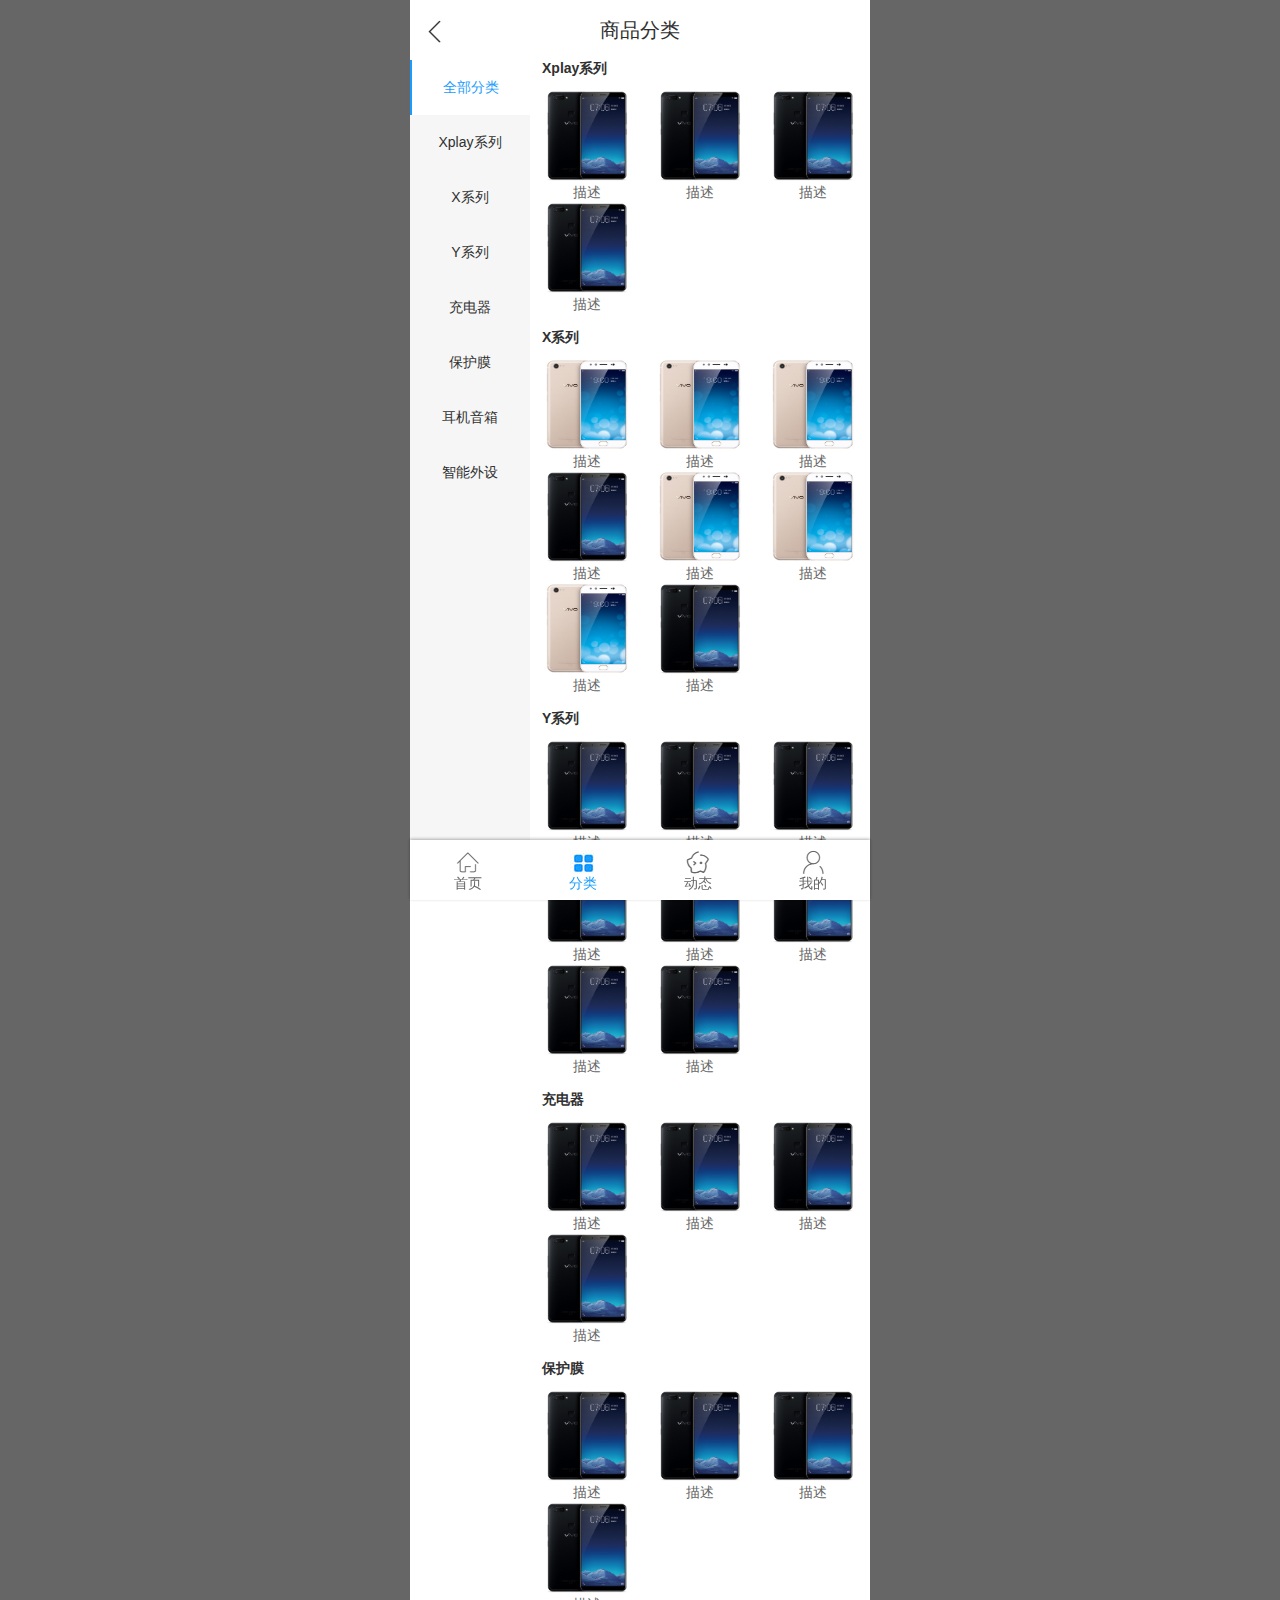
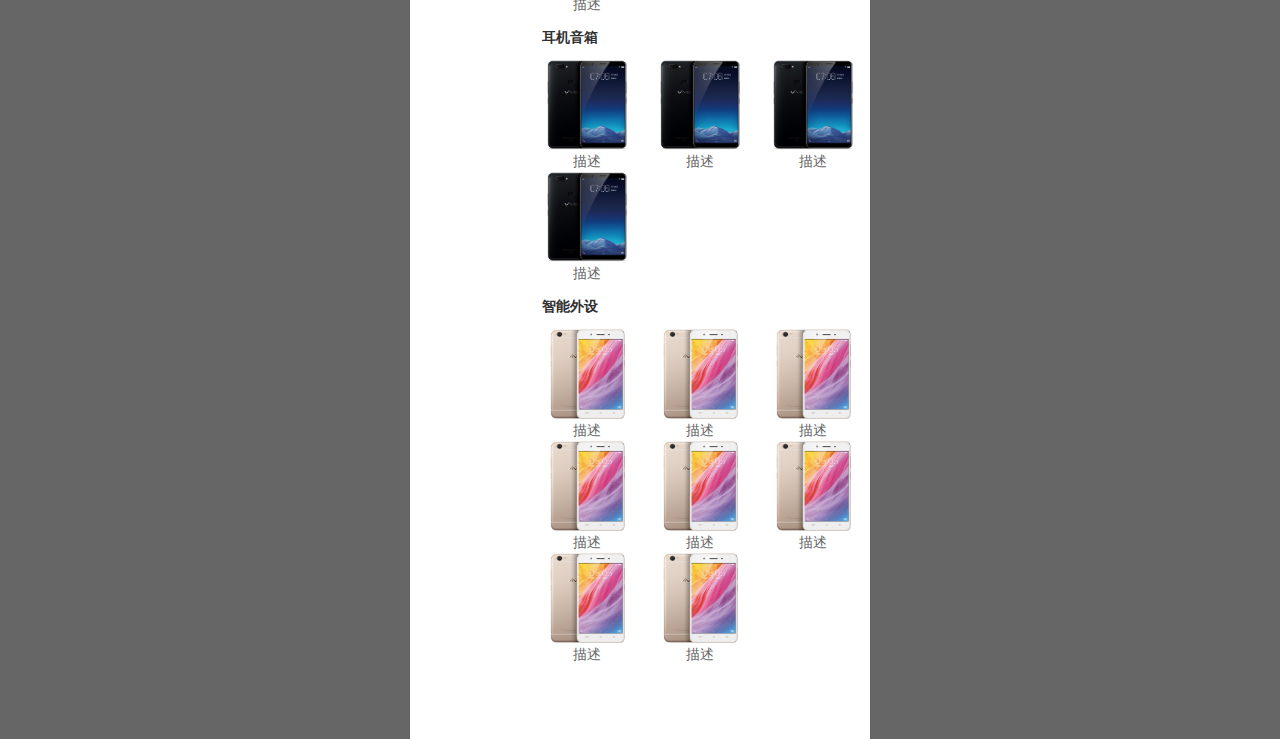
<file: classify.html>
<!DOCTYPE html>
<html>
	<head>
		<meta charset="utf-8">
		<title>分类</title>
		<link rel="stylesheet" href="css/layout.css">
		<link rel="stylesheet" href="css/index.css">
	</head>
	<body>
		<div class="page">
			<!-- shop classify start -->
			<div class="classify-title"><a href="javascript:history.go(-1)"></a>商品分类</div>
			<!-- shop classify end -->
			<div class="classify-nav">
				<ul>
					<li class="active">全部分类</li>
					<li>Xplay系列</li>
					<li>X系列</li>
					<li>Y系列</li>
					<li>充电器</li>
					<li>保护膜</li>
					<li>耳机音箱</li>
					<li>智能外设</li>
				</ul>
			</div>
			<div class="classify-content">
				<p class="title">Xplay系列</p>
				<ul>
					<li>
						<a href="#">
							<img src="images/x20plus.png" alt="">
							<p>描述</p>
						</a>
				    </li>
					<li>
						<a href="#">
							<img src="images/x20plus.png" alt="">
							<p>描述</p>
						</a>
					</li><li>
						<a href="#">
							<img src="images/x20plus.png" alt="">
							<p>描述</p>
						</a>
				    </li><li>
						<a href="#">
							<img src="images/x20plus.png" alt="">
							<p>描述</p>
						</a>
				    </li>
				</ul>
				<p class="title">X系列</p>
				<ul>
					<li>
						<a href="#">
							<img src="images/x9plus.png" alt="">
							<p>描述</p>
						</a>
				    </li>
					<li>
						<a href="#">
							<img src="images/x9plus.png" alt="">
							<p>描述</p>
						</a>
					</li><li>
						<a href="#">
							<img src="images/x9plus.png" alt="">
							<p>描述</p>
						</a>
				    </li><li>
						<a href="#">
							<img src="images/x20plus.png" alt="">
							<p>描述</p>
						</a>
				    </li>
					<li>
						<a href="#">
							<img src="images/x9plus.png" alt="">
							<p>描述</p>
						</a>
					</li>
					<li>
						<a href="#">
							<img src="images/x9plus.png" alt="">
							<p>描述</p>
						</a>
					</li><li>
						<a href="#">
							<img src="images/x9plus.png" alt="">
							<p>描述</p>
						</a>
					</li><li>
						<a href="#">
							<img src="images/x20plus.png" alt="">
							<p>描述</p>
						</a>
					</li>
				</ul>
				<p class="title">Y系列</p>
				<ul>
					<li>
						<a href="#">
							<img src="images/x20plus.png" alt="">
							<p>描述</p>
						</a>
				    </li>
					<li>
						<a href="#">
							<img src="images/x20plus.png" alt="">
							<p>描述</p>
						</a>
					</li><li>
						<a href="#">
							<img src="images/x20plus.png" alt="">
							<p>描述</p>
						</a>
				    </li><li>
						<a href="#">
							<img src="images/x20plus.png" alt="">
							<p>描述</p>
						</a>
				    </li>
					<li>
						<a href="#">
							<img src="images/x20plus.png" alt="">
							<p>描述</p>
						</a>
					</li>
					<li>
						<a href="#">
							<img src="images/x20plus.png" alt="">
							<p>描述</p>
						</a>
					</li><li>
						<a href="#">
							<img src="images/x20plus.png" alt="">
							<p>描述</p>
						</a>
					</li><li>
						<a href="#">
							<img src="images/x20plus.png" alt="">
							<p>描述</p>
						</a>
					</li>
				</ul>
				<p class="title">充电器</p>
				<ul>
					<li>
						<a href="#">
							<img src="images/x20plus.png" alt="">
							<p>描述</p>
						</a>
				    </li>
					<li>
						<a href="#">
							<img src="images/x20plus.png" alt="">
							<p>描述</p>
						</a>
					</li><li>
						<a href="#">
							<img src="images/x20plus.png" alt="">
							<p>描述</p>
						</a>
				    </li><li>
						<a href="#">
							<img src="images/x20plus.png" alt="">
							<p>描述</p>
						</a>
				    </li>
				</ul>
				<p class="title">保护膜</p>
				<ul>
					<li>
						<a href="#">
							<img src="images/x20plus.png" alt="">
							<p>描述</p>
						</a>
				    </li>
					<li>
						<a href="#">
							<img src="images/x20plus.png" alt="">
							<p>描述</p>
						</a>
					</li><li>
						<a href="#">
							<img src="images/x20plus.png" alt="">
							<p>描述</p>
						</a>
				    </li><li>
						<a href="#">
							<img src="images/x20plus.png" alt="">
							<p>描述</p>
						</a>
				    </li>
				</ul>
				<p class="title">耳机音箱</p>
				<ul>
					<li>
						<a href="#">
							<img src="images/x20plus.png" alt="">
							<p>描述</p>
						</a>
				    </li>
					<li>
						<a href="#">
							<img src="images/x20plus.png" alt="">
							<p>描述</p>
						</a>
					</li><li>
						<a href="#">
							<img src="images/x20plus.png" alt="">
							<p>描述</p>
						</a>
				    </li><li>
						<a href="#">
							<img src="images/x20plus.png" alt="">
							<p>描述</p>
						</a>
				    </li>
				</ul>
				<p class="title">智能外设</p>
				<ul>
					<li>
						<a href="#">
							<img src="images/y55.png" alt="">
							<p>描述</p>
						</a>
					</li>
					<li>
						<a href="#">
							<img src="images/y55.png" alt="">
							<p>描述</p>
						</a>
					</li>
					<li>
						<a href="#">
							<img src="images/y55.png" alt="">
							<p>描述</p>
						</a>
				    </li>
					<li>
						<a href="#">
							<img src="images/y55.png" alt="">
							<p>描述</p>
						</a>
					</li>
					<li>
						<a href="#">
							<img src="images/y55.png" alt="">
							<p>描述</p>
						</a>
					</li>
					<li>
						<a href="#">
							<img src="images/y55.png" alt="">
							<p>描述</p>
						</a>
					</li>
					<li>
						<a href="#">
							<img src="images/y55.png" alt="">
							<p>描述</p>
						</a>
					</li>
					<li>
						<a href="#">
							<img src="images/y55.png" alt="">
							<p>描述</p>
						</a>
					</li>
				</ul>
			</div>

			<div class="footer">
				<a href="index.html">首页</a>
				<a href="classify.html" class="active">分类</a>
				<a href="news.html">动态</a>
				<a href="my.html">我的</a>
			</div>
		</div>
		<script src="https://code.jquery.com/jquery-3.1.1.min.js"></script>
		<script src="js/index.js"></script>
	</body>
</html>
</file>
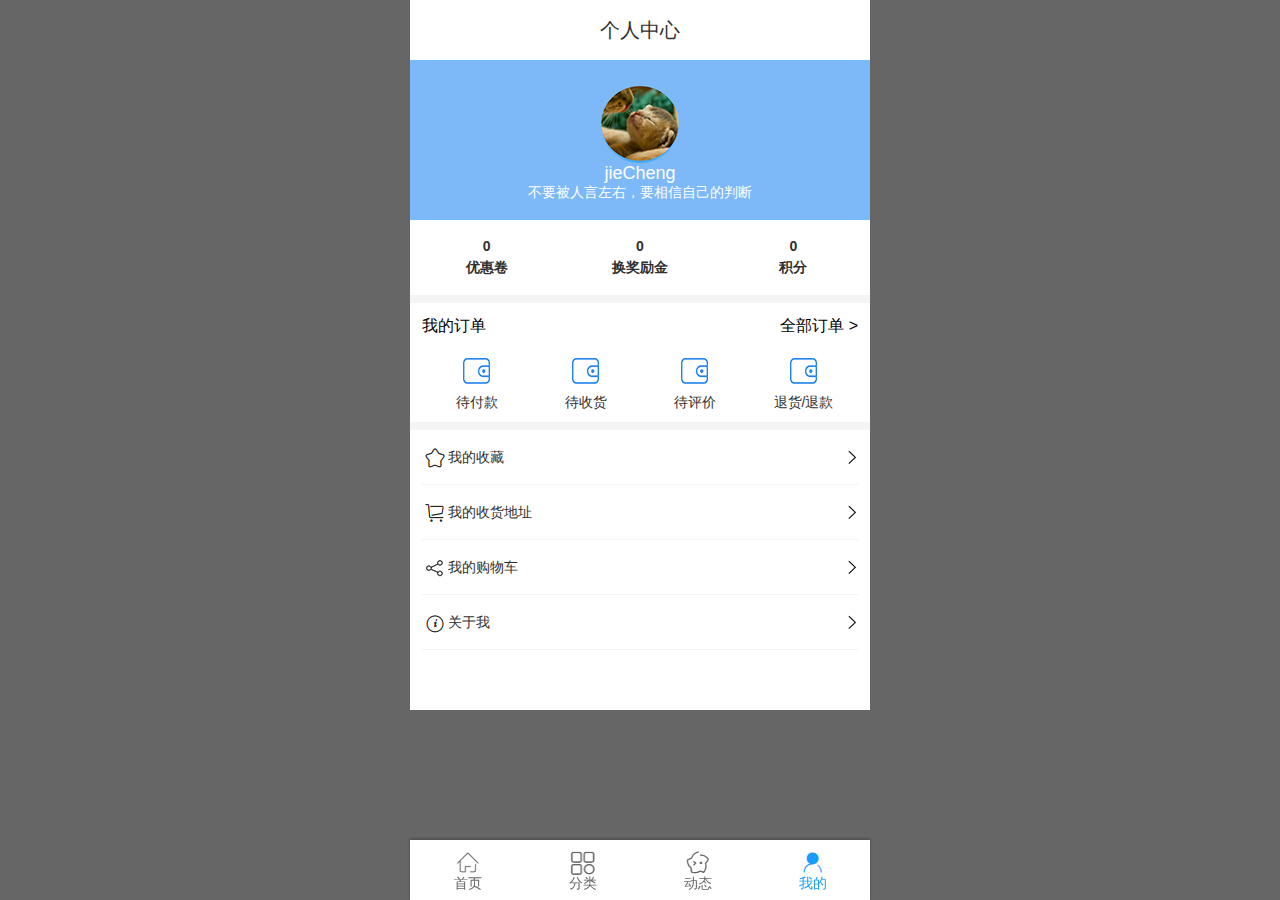
<file: my.html>
<!DOCTYPE html>
<html>
	<head>
		<meta charset="utf-8">
		<title>个人中心</title>
		<link rel="stylesheet" href="css/layout.css">
		<link rel="stylesheet" href="css/index.css">
	</head>
	<body>
		<div class="page">
			<div class="my-title classify-title">个人中心</div>
			<div class="my-head">
				<img src="images/my-headimg.png" alt="">
				<h5>jieCheng</h5>
				<p>不要被人言左右，要相信自己的判断</p>
			</div>
			<div class="my-three">
				<a href="#">
					<span>0</span>
					<p>优惠卷</p>
				</a>
				<a href="#">
					<span>0</span>
					<p>换奖励金</p>
				</a>
				<a href="#">
					<span>0</span>
					<p>积分</p>
				</a>
			</div>
			<div class="my-order">
				<p class="my-order-title">我的订单<a href="#">全部订单 &gt; </a></p>
				<div class="my-order-content">
					<a href="#"><img src="images/icon5.png" alt=""><p>待付款</p></a>
					<a href="#"><img src="images/icon5.png" alt=""><p>待收货</p></a>
					<a href="#"><img src="images/icon5.png" alt=""><p>待评价</p></a>
					<a href="#"><img src="images/icon5.png" alt=""><p>退货/退款</p></a>
				</div>
			</div>
			<ul class="my-other">
				<li><a href="#"><img src="images/icon9.png" alt="">我的收藏</a></li>
				<li><a href="#"><img src="images/icon10.png" alt="">我的收货地址</a></li>
				<li><a href="#"><img src="images/icon11.png" alt="">我的购物车</a></li>
				<li><a href="#"><img src="images/icon12.png" alt="">关于我</a></li>
			</ul>
			<div class="footer">
				<a href="index.html">首页</a>
				<a href="classify.html">分类</a>
				<a href="news.html">动态</a>
				<a href="my.html" class="active">我的</a>
			</div>
		</div>
	</body>
</html>
</file>
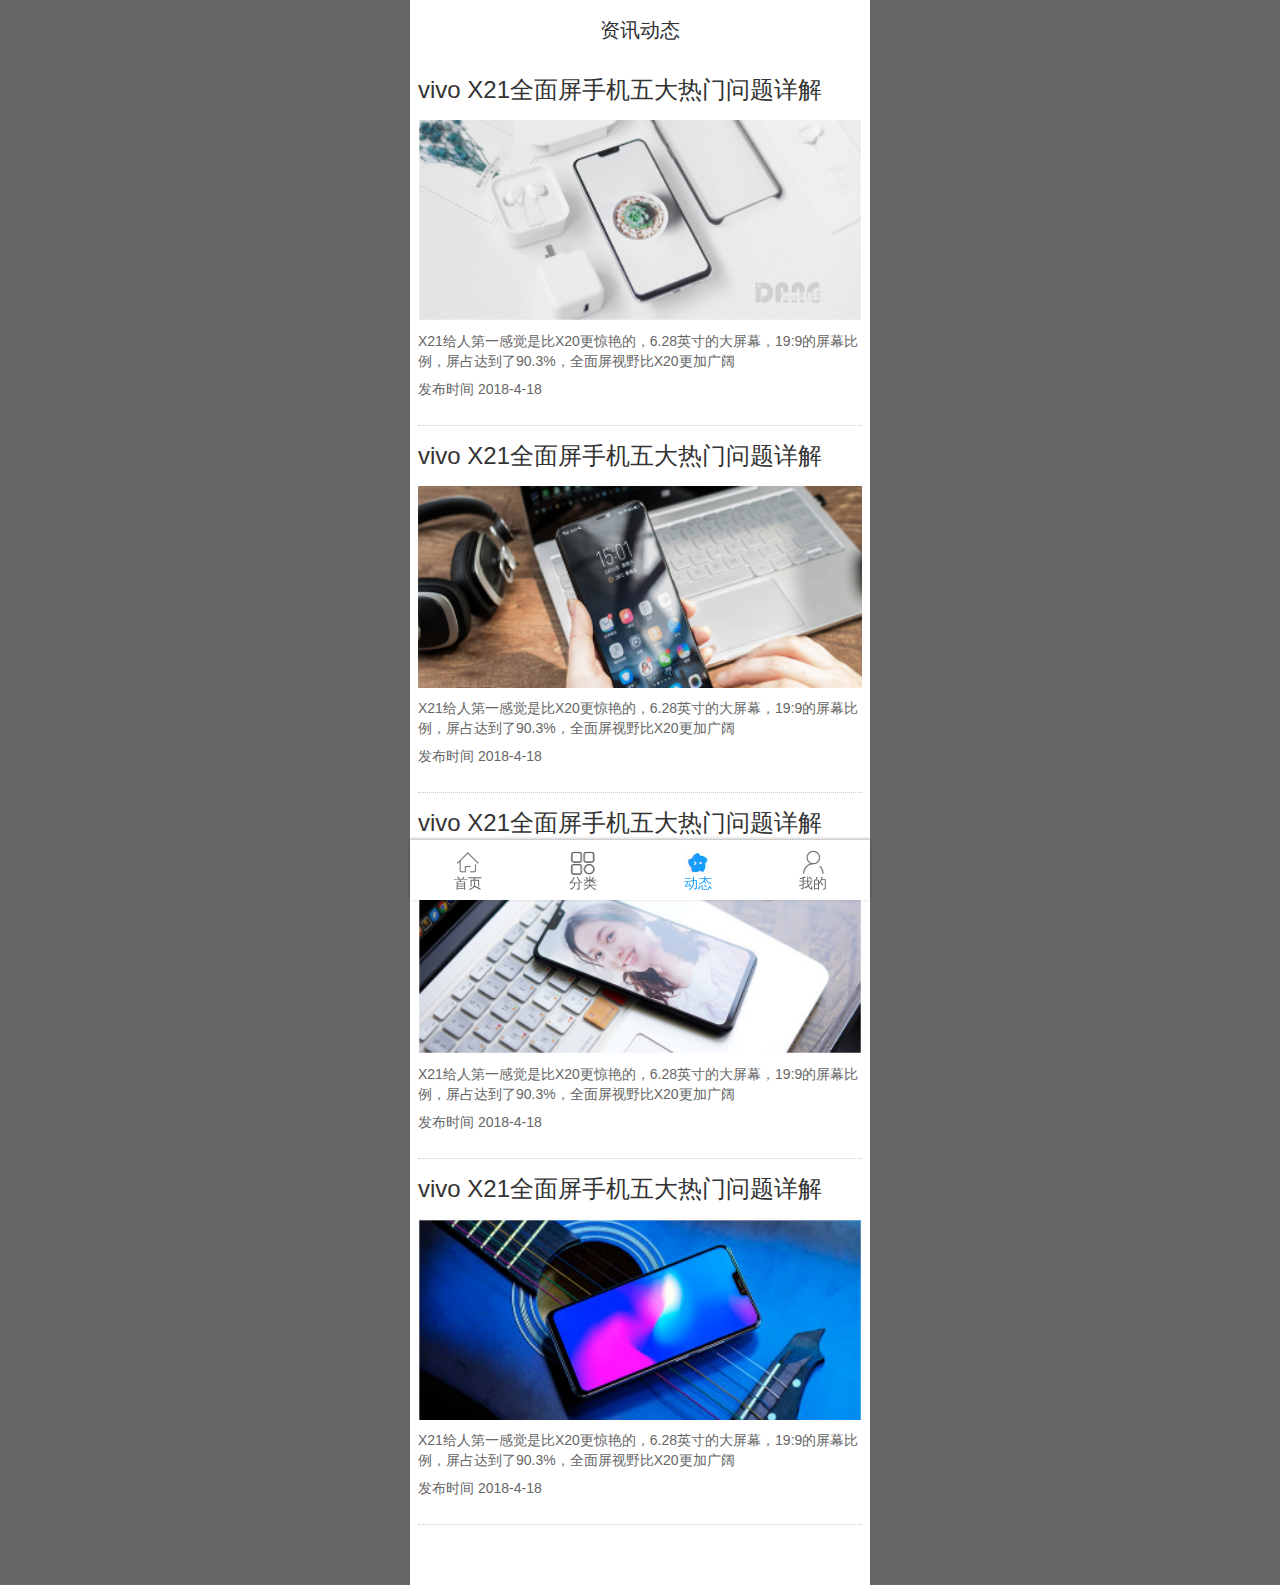
<file: news.html>
<!DOCTYPE html>
<html>
	<head>
		<meta charset="utf-8">
		<title>新闻动态</title>
		<link rel="stylesheet" href="css/layout.css">
		<link rel="stylesheet" href="css/index.css">
	</head>
	<body>
		<div class="page">
			<div class="news-title classify-title">资讯动态</div>
			<ul class="news-content">
				<li>
					<h4>vivo X21全面屏手机五大热门问题详解</h4>
					<a href="#"><img src="images/news01.jpg" alt=""></a>
					<p>X21给人第一感觉是比X20更惊艳的，6.28英寸的大屏幕，19:9的屏幕比例，屏占达到了90.3%，全面屏视野比X20更加广阔</p>
					<span>发布时间 2018-4-18</span>
				</li>
				<li>
					<h4>vivo X21全面屏手机五大热门问题详解</h4>
					<a href="#"><img src="images/news02.jpg" alt=""></a>
					<p>X21给人第一感觉是比X20更惊艳的，6.28英寸的大屏幕，19:9的屏幕比例，屏占达到了90.3%，全面屏视野比X20更加广阔</p>
					<span>发布时间 2018-4-18</span>
				</li>
				<li>
					<h4>vivo X21全面屏手机五大热门问题详解</h4>
					<a href="#"><img src="images/news03.jpg" alt=""></a>
					<p>X21给人第一感觉是比X20更惊艳的，6.28英寸的大屏幕，19:9的屏幕比例，屏占达到了90.3%，全面屏视野比X20更加广阔</p>
					<span>发布时间 2018-4-18</span>
				</li>
				<li>
					<h4>vivo X21全面屏手机五大热门问题详解</h4>
					<a href="#"><img src="images/news04.jpg" alt=""></a>
					<p>X21给人第一感觉是比X20更惊艳的，6.28英寸的大屏幕，19:9的屏幕比例，屏占达到了90.3%，全面屏视野比X20更加广阔</p>
					<span>发布时间 2018-4-18</span>
				</li>
			</ul>
			<div class="footer">
				<a href="index.html">首页</a>
				<a href="classify.html">分类</a>
				<a href="#" class="active">动态</a>
				<a href="my.html">我的</a>
			</div>
		</div>
	</body>
</html>
</file>
<file: css/layout.css>
/* 重置样式 */
*{
    margin: 0;
    padding: 0;
    box-sizing: border-box;
}
a{
    color: inherit;
    text-decoration: none;
}
a img{
    border: none;
}

img {
    max-width: 100%;
    border: 0;
    vertical-align: middle;
}
ul{
    list-style: none;
}
input,button{
    font-family: inherit;
    font-size: inherit;
    outline: none;
}
input[type="submit"],
input[type="reset"],
input[type="button"],
button{
    cursor: pointer;
}
h1,h2,h3{
    font-weight: normal;
}
html{
    font-size: 10px;
}
body{
    font-family: "Helvetica Neue",Helvetica,"PingFang SC","Hiragino Sans GB","Microsoft YaHei","微软雅黑",Arial,sans-serif;
    font-size: 1.4rem;
    color: #303030;
	background-color: #666666;
}

/* 响应式布局 */

/*移动优先原则，默认就是手机端*/
.container-fluid{
    width: 100%;
}

/*移动*/
.container{
    padding-left: 12px;
    padding-right: 12px;
}


/* 中等端 */
@media screen and ( min-width:1024px ){
    .container{
        width: 1000px;
        margin-left: auto;
        margin-right: auto;
        padding-left: 0;
        padding-right: 0;
    }   
}
/* 大型端 */
@media screen and ( min-width:1230px ){
    .container{
        width: 1200px;
    }
}

/*栅格化布局*/
/* 栅格布局规定
xs 代表手机
sm 代表平板
md 代表中等
lg 代表大型
*/
.row{
    margin-left: -6px;
    margin-right: -6px;
    display: flex;
    flex-wrap: wrap;
}
.row:after{
    display: block;
    content: " ";
    clear: both;
    height: 0;
    visibility: hidden;
}

.row [class*="col-"]{
  padding-left: 6px;
  padding-right: 6px;
}
/*去掉槽宽*/
.not-gutter{
    margin-left: 0;
    margin-right: 0;
}
.not-gutter [class*="col-"]{
    padding-left: 0;
    padding-right: 0;
}
/*手机端*/

.row .col-1,.row .col-xs-1{
    width: 8.33333333%;
}
.row .col-2,.row .col-xs-2{
    width: 16.66666667%;
}
.row .col-3,.row .col-xs-3{
    width: 25%;
}
.row .col-4,.row .col-xs-4{
    width: 33.33333333%;
}
.row .col-5,.row .col-xs-5{
    width: 41.66666667%;
}
.row .col-6,.row .col-xs-6{
    width: 50%;
}
.row .col-7,.row .col-xs-7{
    width: 58.33333333%;
}
.row .col-8,.row .col-xs-8{
    width: 66.66666667%;
}
.row .col-9,.row .col-xs-9{
    width: 75%;
}
.row .col-10,.row .col-xs-10{
    width: 83.33333333%;
}
.row .col-11,.row .col-xs-11{
    width: 91.66666667%;
}
.row .col-12,.row .col-xs-12{
    width: 100%;
}

/*中等端*/
@media screen and (min-width:1024px){

    .row .col-md-1{
        width: 8.33333333%;
    }
    .row .col-md-2{
        width: 16.66666667%;
    }
    .row .col-md-3{
        width: 25%;
    }
    .row .col-md-4{
        width: 33.33333333%;
    }
    .row .col-md-5{
        width: 41.66666667%;
    }
    .row .col-md-6{
        width: 50%;
    }
    .row .col-md-7{
        width: 58.33333333%;
    }
    .row .col-md-8{
        width: 66.66666667%;
    }
    .row .col-md-9{
        width: 75%;
    }
    .row .col-md-10{
        width: 83.33333333%;
    }
    .row .col-md-11{
        width: 91.66666667%;
    }
    .row .col-md-12{
        width: 100%;
    }

}

/*大型端*/
@media screen and (min-width:1230px){

    .row .col-lg-1{
        width: 8.33333333%;
    }
    .row .col-lg-2{
        width: 16.66666667%;
    }
    .row .col-lg-3{
        width: 25%;
    }
    .row .col-lg-4{
        width: 33.33333333%;
    }
    .row .col-lg-5{
        width: 41.66666667%;
    }
    .row .col-lg-6{
        width: 50%;
    }
    .row .col-lg-7{
        width: 58.33333333%;
    }
    .row .col-lg-8{
        width: 66.66666667%;
    }
    .row .col-lg-9{
        width: 75%;
    }
    .row .col-lg-10{
        width: 83.33333333%;
    }
    .row .col-lg-11{
        width: 91.66666667%;
    }
    .row .col-lg-12{
        width: 100%;
    }

}


/* 响应式内容 */
.img-responsive{
    display: block;
    max-width: 100%;
	width: 100%;
    height: auto;
}

/* 响应式表格 */
.table-responsive{
    overflow-y: hidden;
    overflow-x: auto;
}

/* 响应式多媒体 */
.embed-responsive {
    position: relative;
    display: block;
    height: 0;
    padding: 0;
    overflow: hidden;
}
.embed-responsive iframe,
.embed-responsive video,
.embed-responsive canvas{
    display: block;
    position: absolute;
    top: 0;
    bottom: 0;
    left: 0;
    width: 100%;
    height: 100%;
    border: 0;
}
.embed-responsive-16by9 {
    padding-bottom: 56.25%;
}
.embed-responsive-4by3 {
    padding-bottom: 75%;
}

/*响应式工具*/
.visible-xs{
    display: block;
}
.visible-xs-inline-block{
    display: inline-block;
}
@media screen and ( max-width: 1000px ){
    .hidden-xs{
        display: none !important;
    }
}
@media screen and ( min-width: 1000px ){
    .visible-xs,
    .visible-xs-inline-block{
        display: none !important;
    }
}
</file>
<file: css/index.css>
.page{
	max-width: 460px;
	width: 100%;
	margin-left: auto;
	margin-right: auto;
	background-color: #fff;
}
.nav{
	line-height: 55px;
	width: 100%;
	max-width: 460px;
	position: fixed;
	padding-left: 12px;
	top: 0;
	z-index: 999;
	background-color: #fff;
}
.promise{
	border-top: 1px solid #f4f4f4;
	margin-top: 55px;
	text-align: center;
	line-height: 35px;
	display: flex;
	justify-content: space-around;
	font-size: 12px;
	color: #666;
}
.banner img{
	min-height: 240px;
}
.banner-bottom{
	text-align: center;
	height: 82px;
	border-bottom: 1px solid #f4f4f4;
	padding-top: 11px;
	padding-bottom: 11px;
	font-size: 14px;
}
.content-title{
	padding-top: 20px;
	padding-left: 12px;
	font-size: 16px;
	padding-bottom: 34px;
}
.content-dec{
	text-align: center;
	margin-bottom: 60px;
}
.content-dec [class*="col-"]{
	border-bottom: 1px solid #f4f4f4;
}
.content-dec [class*="col-"]:first-of-type img{
	position: relative;
	top: 3px;
}
.content-dec [class*="col-"]:nth-of-type(2n+3){
	border-right: 1px solid #f4f4f4;
}
.content-dec [class*="col-"]:nth-of-type(n+3){
	padding-top: 22px;
	padding-bottom: 14px;
}
.content-dec [class*="col-"]:nth-of-type(n+3)>a>p{
	line-height: 28px;
}
.content-dec [class*="col-"]:nth-of-type(n+3)>a>span{
	color: #da2e20;
}
.content-dec-one h4{
	margin-top: 24px;
	font-size: 16px;
	font-weight: 600;
	padding-bottom: 15px;
}
.content-dec-one p{
	padding-bottom: 40px;
}
.content-dec-one span{
	color: #da2e20;
	font-size: 18px;
}
.classify-title{
	line-height: 60px;
	text-align: center;
	font-size: 20px;
	position: fixed;
	top: 0;
	width: 100%;
	max-width: 460px;
	background-color: #fff;
	z-index: 999;
}
.classify-title a{
	position: absolute;
	background: url(../images/jiantou.png) no-repeat center;
	width: 17px;
	height: 28px;
	left: 16px;
	top: 16px;
}
.classify-nav{
	position: fixed;
	width: 120px;
	height: 100vh;
	text-align: center;
	line-height: 55px;
	background-color: #f6f6f6;
	cursor: pointer;
	padding-top: 60px;
	padding-bottom: 60px;
}
.classify-nav li.active{
	background-color: #fff;
	color: #1a9cfe;
	border-left: 2px solid #1a9cfe;
}
.classify-content{
	padding-top: 60px;
	padding-left: 120px;
	padding-bottom: 60px;
}
.classify-content p.title{
	margin-left: 12px;
	margin-bottom: 12px;
	font-weight: 600;
}
.classify-content ul{
	display: flex;
	margin-bottom: 15px;
	flex-wrap: wrap;
	color: #666;
}
.classify-content ul>li{
	width: 33.3333333%;
	text-align: center;
}
.classify-content ul>li p{
	line-height: 20px;
}
/* 新闻资讯 */
.news-content{
	margin-top: 60px;
	padding-bottom: 60px;
	padding-left: 8px;
	padding-right: 8px;
	min-height: 100vh;
}
.news-content>li{
	color: #666;
	padding-bottom: 26px;
	border-bottom: 1px dotted #ccc;
}
.news-content>li h4{
	line-height: 60px;
	font-weight: 500;
	color: #333;
	font-size: 24px;
}
.news-content>li img{
	width: 100%;
	margin-bottom: 10px;
}
.news-content>li p{
	line-height: 20px;
	margin-bottom: 10px;
}

/* 个人中心 */
.my-head{
	margin-top: 60px;
	height: 160px;
	padding-top: 25px;
	text-align: center;
	background-color: #7db9f8;
	color: #fff;
}
.my-head h5{
	font-size: 18px;
	font-weight: 500;
}
.my-three{
	display: flex;
	justify-content: space-between;
}
.my-three a{
	width: 33.3333333%;
	text-align: center;
	padding-bottom: 18px;
	padding-top: 18px;
	font-weight: 600;
}
.my-three a span{
	display: block;
	margin-bottom: 5px;
}
.my-order{
	border-top: 8px solid #f4f4f4;
	border-bottom: 8px solid #f4f4f4;
	padding-left: 12px;
	padding-right: 12px;
}
.my-order-title{
	line-height: 45px;
	color: #000;
	font-size: 16px;
}
.my-order-title a{
	float: right;
}
.my-order-content{
	display: flex;
}
.my-order-content a{
	width: 25%;
	text-align: center;
	padding-bottom: 10px;
}
.my-order-content img{
	padding-top: 10px;
	padding-bottom: 10px;
}
.my-other{
	padding-bottom: 60px;
	padding-left: 12px;
	padding-right: 12px;
}
.my-other li{
	line-height: 54px;
	border-bottom: 1px solid #F4F4F4;
	background: url(../images/jiantou2.png) no-repeat right center;
}
.my-other a{
	display: block;
	height: 100%;
}
.footer{
	position: fixed;
	bottom: 0;
	height: 60px;
	color: #666;
	width: 100%;
	background-color: #fff;
	box-shadow: 0 -1px 3px  rgba(0,0,0,0.3);
	max-width: 460px;
	display: flex;
	justify-content: space-around;
}
.footer a{
	padding-top: 35px;
}
.footer a.active{
	padding-top: 35px;
	color: #179dfe;
}
.footer a:nth-child(1){
	background: url(../images/icon01.png) no-repeat center 10px;
}
.footer a:nth-child(1).active{
	background: url(../images/icon01-a.jpg) no-repeat center 10px;
}
.footer a:nth-child(2){
	background: url(../images/icon02.png) no-repeat center 10px;
}
.footer a:nth-child(2).active{
	background: url(../images/icon02-a.jpg) no-repeat center 10px;
}
.footer a:nth-child(3){
	background: url(../images/icon03.png) no-repeat center 10px;
}
.footer a:nth-child(3).active{
	background: url(../images/icon03-a.jpg) no-repeat center 10px;
}
.footer a:nth-child(4){
	background: url(../images/icon04.png) no-repeat center 10px;
}
.footer a:nth-child(4).active{
	background: url(../images/icon04-a.jpg) no-repeat center 10px;
}
</file>
